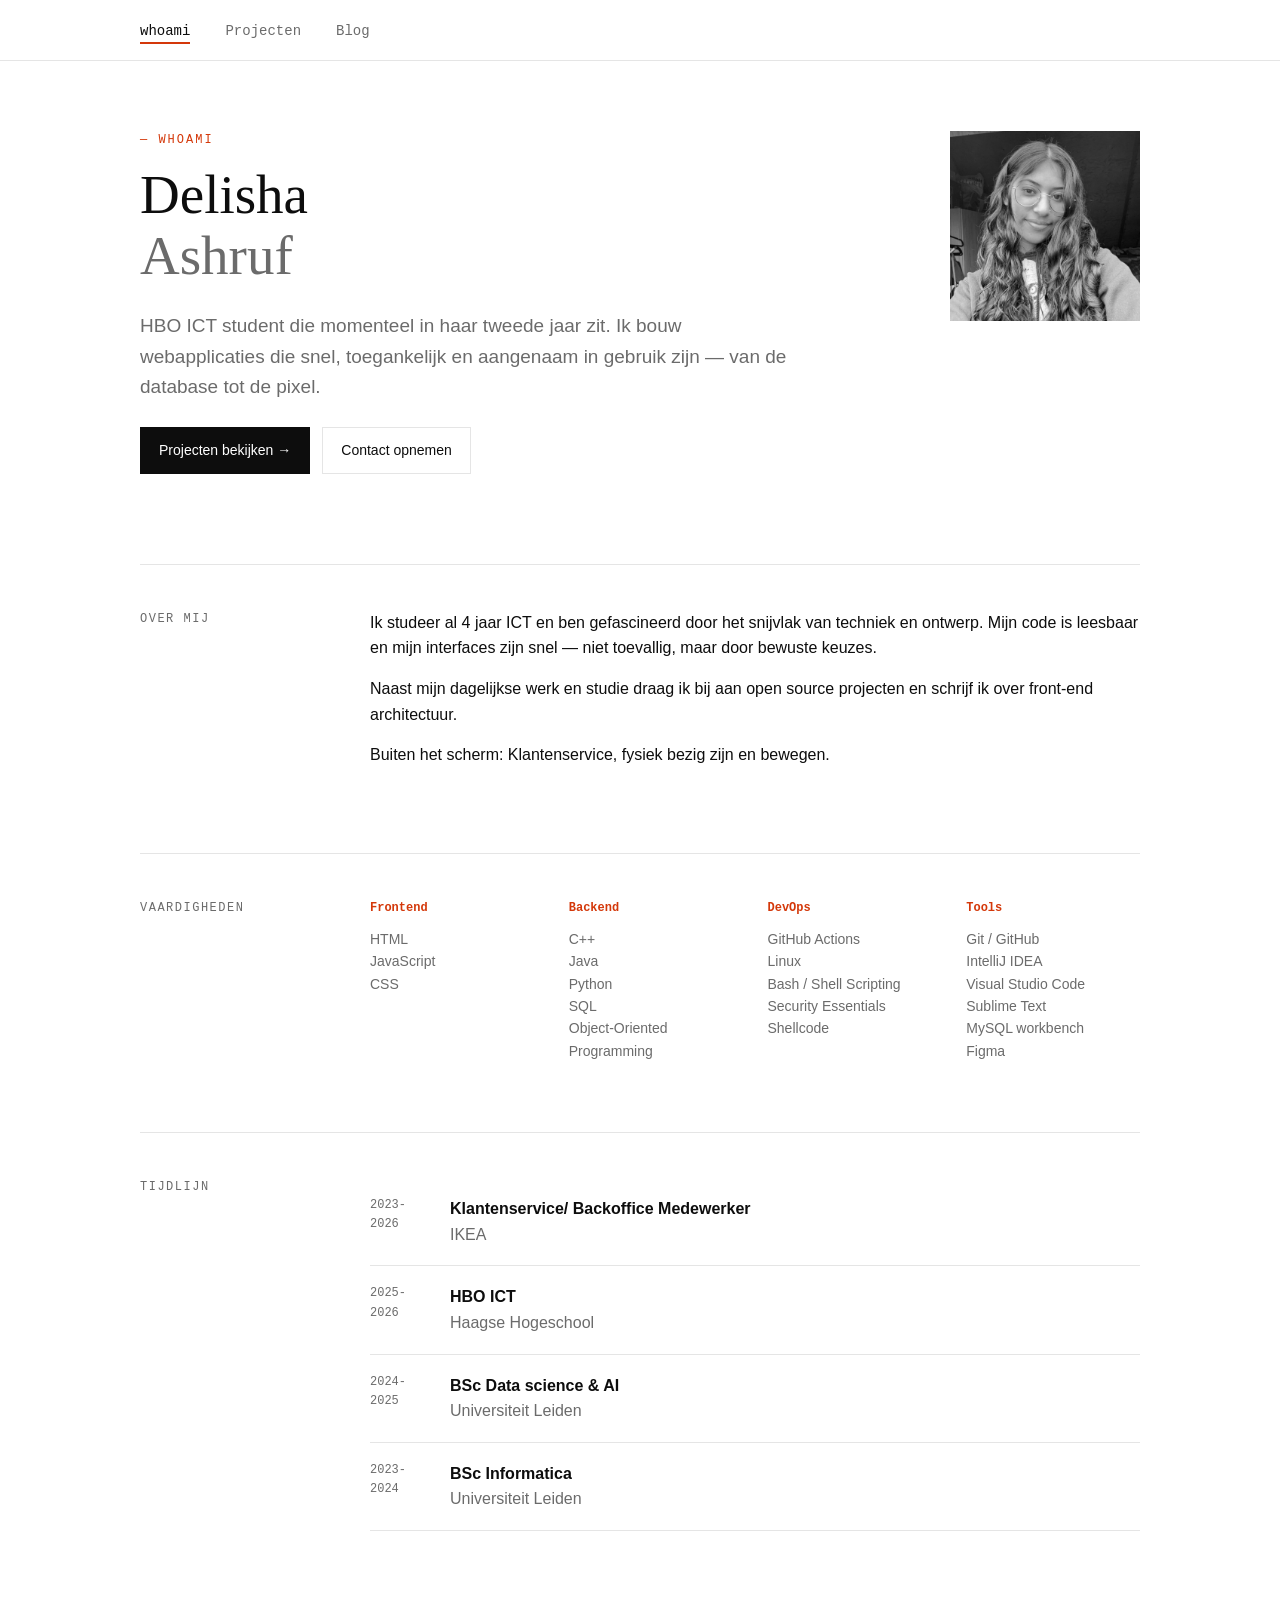
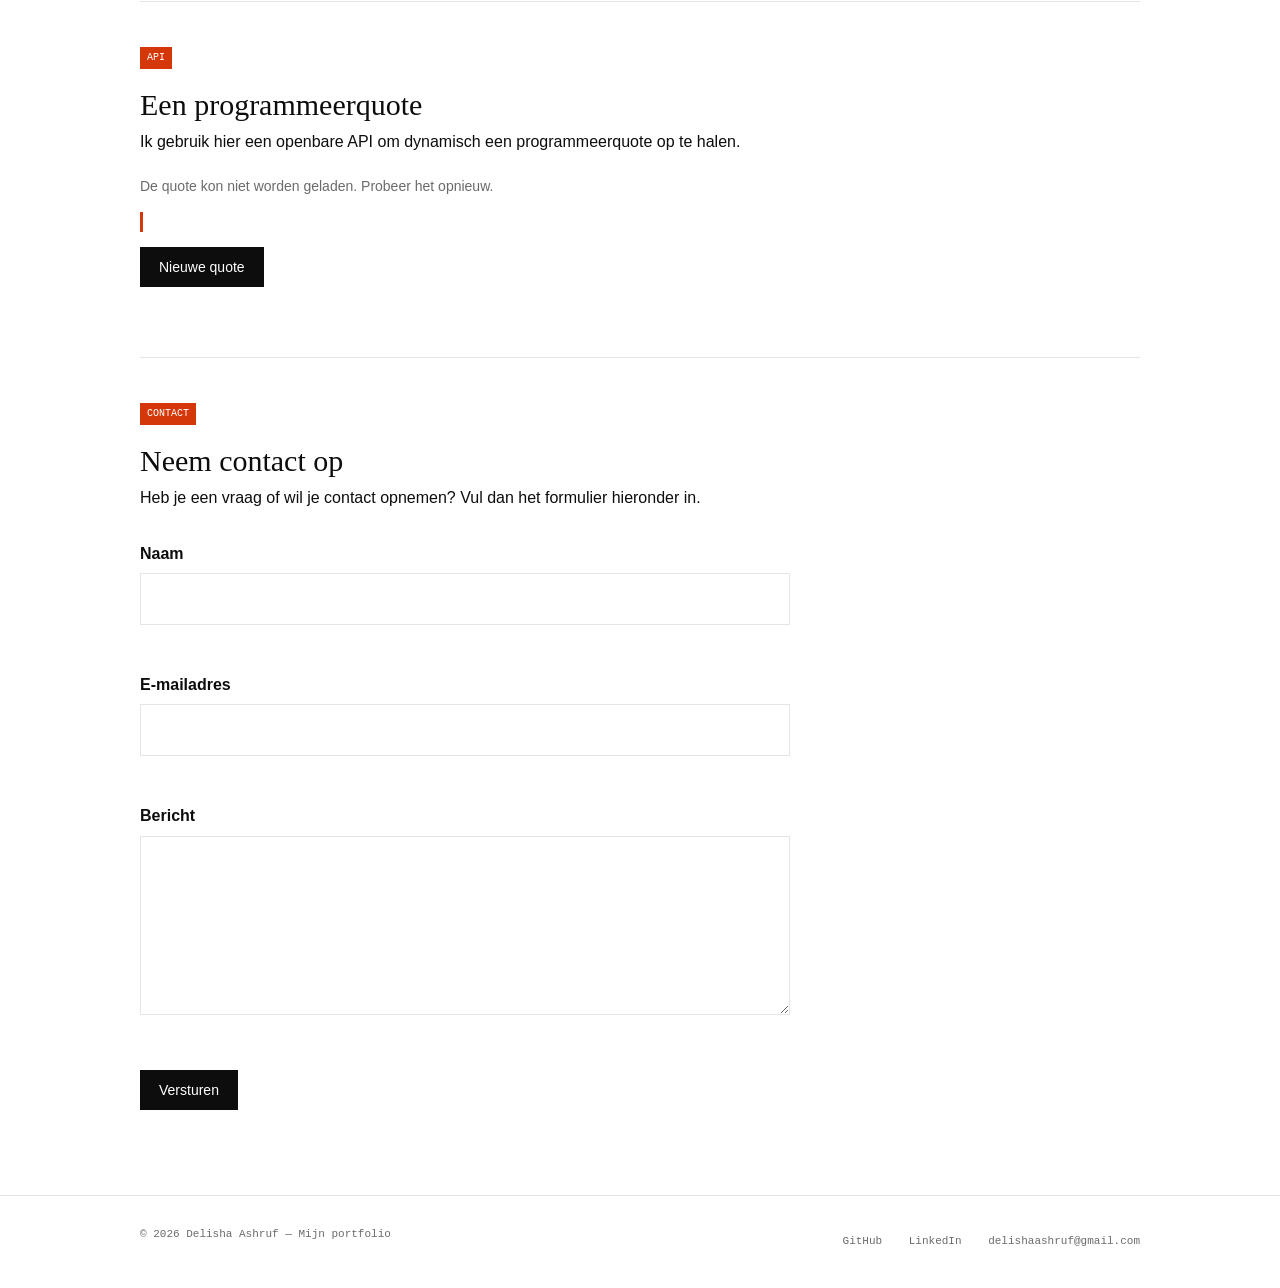
<file: index.html>
<!DOCTYPE html>
<html lang="nl">
<head>
    <meta charset="UTF-8">
    <meta name="viewport" content="width=device-width, initial-scale=1.0">
    <title>Whoami - Delisha Ashruf</title>
    <link rel="stylesheet" href="style.css">
</head>

<body>
    <!-- Navigatie bovenaan de pagina -->
    <header>
        <div class="container">
            <nav aria-label="Hoofdnavigatie">
                <ul>
                    <li>
                        <a href="index.html" class="active" aria-current="page">
                            whoami
                        </a>
                    </li>
                    <li><a href="projecten.html">Projecten</a></li>
                    <li><a href="blog.html">Blog</a></li>
                </ul>
            </nav>
        </div>
    </header>

    <main class="container page">
        <!-- Introductie -->
        <section class="hero">
            <div class="hero-text">
                <div class="label">— whoami</div>

                <h1>
                    Delisha<br>
                    <span style="color: #6b6b6b;">Ashruf</span>
                </h1>

                <p class="intro">
                    HBO ICT student die momenteel in haar tweede jaar zit.
                    Ik bouw webapplicaties die snel, toegankelijk en
                    aangenaam in gebruik zijn — van de database tot de pixel.
                </p>

                <div class="buttons">
                    <a class="button primary" href="projecten.html">
                        Projecten bekijken →
                    </a>

                    <a class="button" href="mailto:delishaashruf@gmail.com">
                        Contact opnemen
                    </a>
                </div>
            </div>

            <!-- De alt-tekst beschrijft de portretfoto voor schermlezers -->
            <img
                src="delisha.JPG"
                alt="Portretfoto van Delisha Ashruf"
                title="Delisha Ashruf, HBO-ICT student"
                class="photo"
            >
        </section>

        <!-- Informatie over mij -->
        <section class="section">
            <div class="section-grid">
                <h2 class="section-title">Over mij</h2>

                <div>
                    <p>
                        Ik studeer al 4 jaar ICT en ben gefascineerd door het
                        snijvlak van techniek en ontwerp. Mijn code is leesbaar
                        en mijn interfaces zijn snel — niet toevallig, maar
                        door bewuste keuzes.
                    </p>

                    <p>
                        Naast mijn dagelijkse werk en studie draag ik bij aan
                        open source projecten en schrijf ik over front-end architectuur.
                    </p>

                    <p>
                        Buiten het scherm: Klantenservice, fysiek bezig zijn en bewegen.
                    </p>
                </div>
            </div>
        </section>

        <!-- Vaardigheden -->
        <section class="section">
            <div class="section-grid">
                <h2 class="section-title">Vaardigheden</h2>

                <div class="skills">
                    <div>
                        <h3>Frontend</h3>
                        <ul>
                            <li>HTML</li>
                            <li>JavaScript</li>
                            <li>CSS</li>
                        </ul>
                    </div>

                    <div>
                        <h3>Backend</h3>
                        <ul>
                            <li>C++</li>
                            <li>Java</li>
                            <li>Python</li>
                            <li>SQL</li>
                            <li>Object-Oriented Programming</li>
                        </ul>
                    </div>

                    <div>
                        <h3>DevOps</h3>
                        <ul>
                            <li>GitHub Actions</li>
                            <li>Linux</li>
                            <li>Bash / Shell Scripting</li>
                            <li>Security Essentials</li>
                            <li>Shellcode</li>
                        </ul>
                    </div>

                    <div>
                        <h3>Tools</h3>
                        <ul>
                            <li>Git / GitHub</li>
                            <li>IntelliJ IDEA</li>
                            <li>Visual Studio Code</li>
                            <li>Sublime Text</li>
                            <li>MySQL workbench</li>
                            <li>Figma</li>
                        </ul>
                    </div>
                </div>
            </div>
        </section>

        <!-- Opleiding en werkervaring -->
        <section class="section">
            <div class="section-grid">
                <h2 class="section-title">Tijdlijn</h2>

                <ol class="timeline">
                    <li>
                        <span class="year">2023-2026</span>
                        <div>
                            <strong>Klantenservice/ Backoffice Medewerker</strong>
                            <br>
                            <span style="color: #6b6b6b;">IKEA</span>
                        </div>
                    </li>

                    <li>
                        <span class="year">2025-2026</span>
                        <div>
                            <strong>HBO ICT</strong>
                            <br>
                            <span style="color: #6b6b6b;">Haagse Hogeschool</span>
                        </div>
                    </li>

                    <li>
                        <span class="year">2024-2025</span>
                        <div>
                            <strong>BSc Data science &amp; AI</strong>
                            <br>
                            <span style="color: #6b6b6b;">Universiteit Leiden</span>
                        </div>
                    </li>

                    <li>
                        <span class="year">2023-2024</span>
                        <div>
                            <strong>BSc Informatica</strong>
                            <br>
                            <span style="color: #6b6b6b;">Universiteit Leiden</span>
                        </div>
                    </li>
                </ol>
            </div>
        </section>

        <!-- Quote die met JavaScript uit een API wordt opgehaald -->
        <section class="opdracht2-section" id="programmeerquote">
            <span class="category">API</span>
            <h2>Een programmeerquote</h2>

            <p>
                Ik gebruik hier een openbare API om dynamisch
                een programmeerquote op te halen.
            </p>

            <div
                class="quote-status"
                id="quote-status"
                aria-live="polite"
            >
                Quote wordt geladen...
            </div>

            <blockquote
                class="quote-content"
                id="quote-content"
            ></blockquote>

            <p class="quote-author" id="quote-author"></p>

            <button class="button primary" id="new-quote" type="button">
                Nieuwe quote
            </button>
        </section>

        <!-- Contactformulier -->
        <section class="opdracht2-section" id="contact">
            <span class="category">CONTACT</span>
            <h2>Neem contact op</h2>

            <p>
                Heb je een vraag of wil je contact opnemen?
                Vul dan het formulier hieronder in.
            </p>

            <form class="contact-form" id="contact-form" novalidate>
                <div class="form-field">
                    <label for="naam">Naam</label>

                    <input
                        type="text"
                        id="naam"
                        name="naam"
                        autocomplete="name"
                        aria-describedby="naam-error"
                        aria-invalid="false"
                    >

                    <p
                        class="field-error"
                        id="naam-error"
                        aria-live="polite"
                    ></p>
                </div>

                <div class="form-field">
                    <label for="email">E-mailadres</label>

                    <input
                        type="email"
                        id="email"
                        name="email"
                        autocomplete="email"
                        aria-describedby="email-error"
                        aria-invalid="false"
                    >

                    <p
                        class="field-error"
                        id="email-error"
                        aria-live="polite"
                    ></p>
                </div>

                <div class="form-field">
                    <label for="bericht">Bericht</label>

                    <textarea
                        id="bericht"
                        name="bericht"
                        rows="6"
                        aria-describedby="bericht-error"
                        aria-invalid="false"
                    ></textarea>

                    <p
                        class="field-error"
                        id="bericht-error"
                        aria-live="polite"
                    ></p>
                </div>

                <button class="button primary" type="submit">
                    Versturen
                </button>

                <p
                    class="form-success"
                    id="form-success"
                    aria-live="polite"
                ></p>
            </form>
        </section>
    </main>

    <!-- Voettekst met contact- en profielkoppelingen -->
    <footer>
        <div class="container footer-content">
            <p>© 2026 Delisha Ashruf — Mijn portfolio</p>

            <div class="links">
                <a
                    href="https://github.com/delisha11"
                    target="_blank"
                    rel="noopener noreferrer"
                >
                    GitHub
                </a>

                <a
                    href="https://linkedin.com"
                    target="_blank"
                    rel="noopener noreferrer"
                >
                    LinkedIn
                </a>

                <a href="mailto:delishaashruf@gmail.com">
                    delishaashruf@gmail.com
                </a>
            </div>
        </div>
    </footer>

    <!-- defer zorgt dat JavaScript wordt uitgevoerd nadat HTML is ingelezen -->
    <script src="script.js" defer></script>
</body>
</html>
</file>
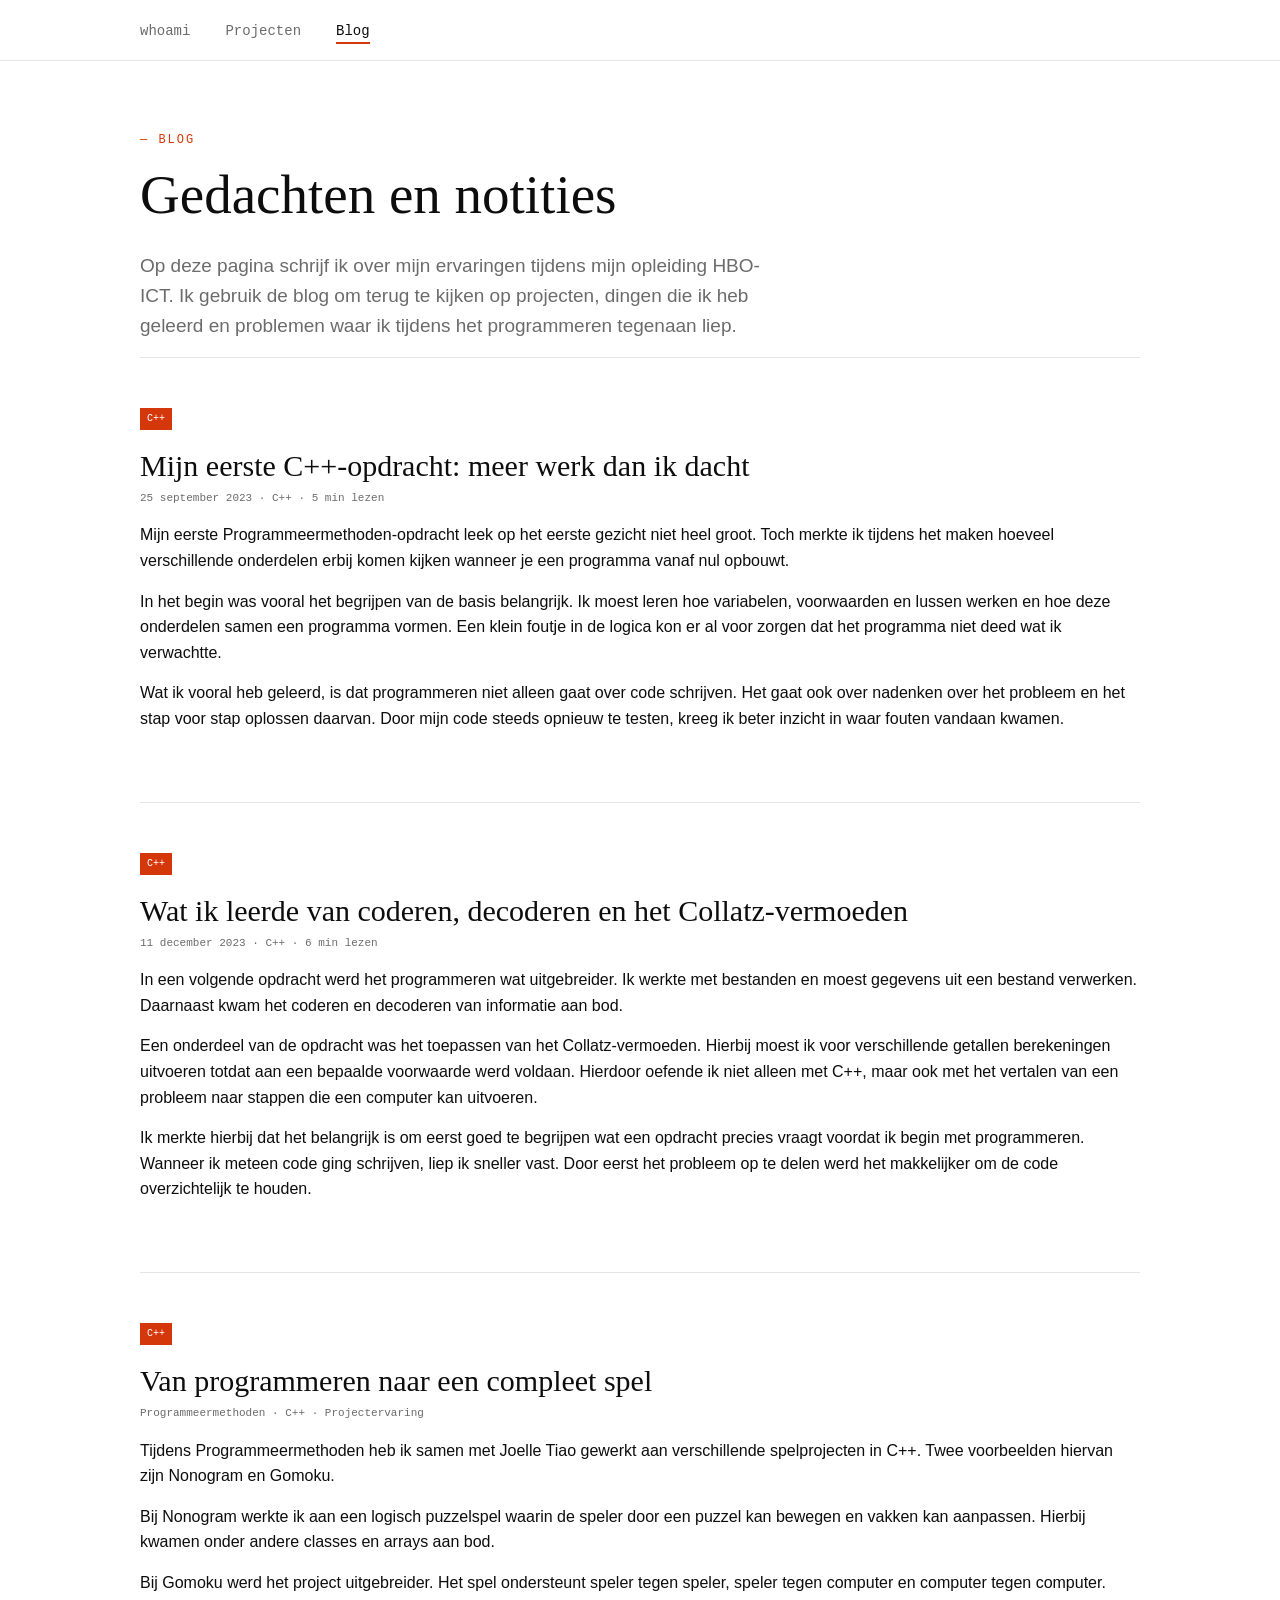
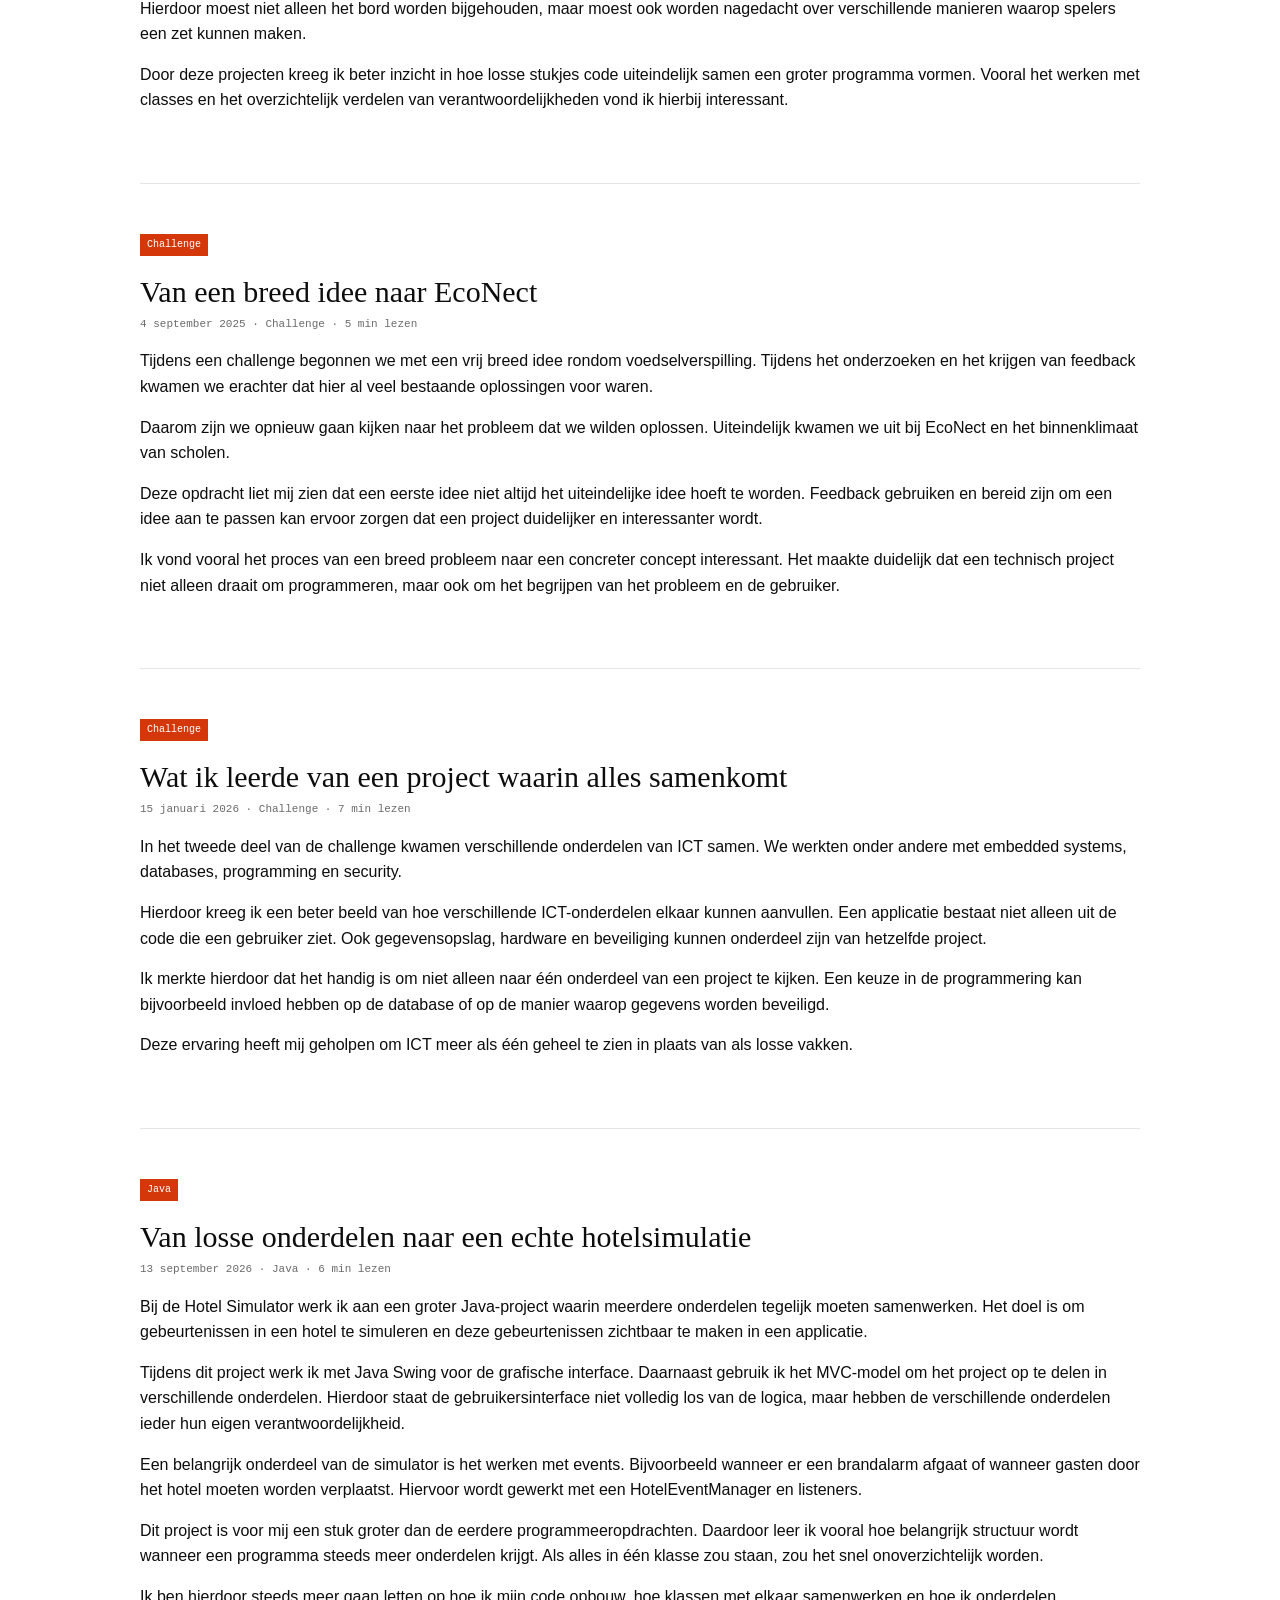
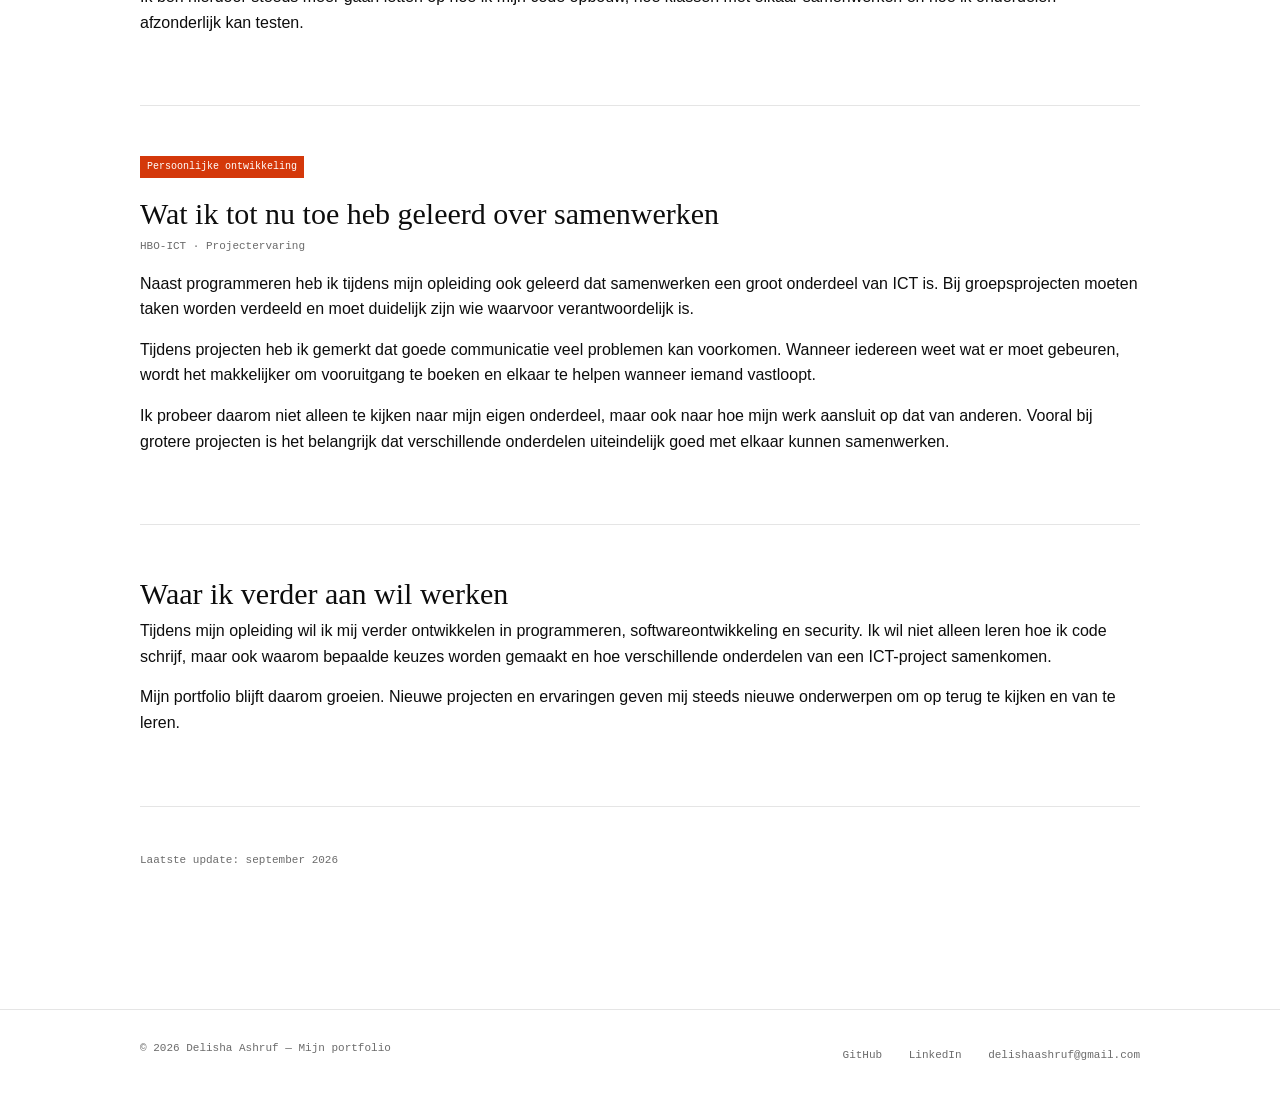
<file: blog.html>
<!DOCTYPE html>
<html lang="nl">

<head>
    <!-- Geeft aan dat het document HTML5 gebruikt -->
    <meta charset="utf-8">

    <!-- Zorgt ervoor dat de pagina goed schaalt op verschillende schermformaten -->
    <meta content="width=device-width, initial-scale=1.0" name="viewport">

    <!-- Titel die in het browsertabblad wordt weergegeven -->
    <title>Blog - Delisha Ashruf</title>

    <!-- Koppeling naar het externe CSS-bestand voor de opmaak -->
    <link href="style.css" rel="stylesheet">
</head>

<body>

    <!-- Header bevat de navigatie van de website -->
    <header>
        <div class="container">

            <!-- Navigatiemenu waarmee tussen de pagina's kan worden gewisseld -->
            <nav>
                <ul>
                    <li>
                        <a href="index.html">whoami</a>
                    </li>

                    <li>
                        <a href="projecten.html">Projecten</a>
                    </li>

                    <!-- class="active" geeft aan dat dit de huidige pagina is -->
                    <li>
                        <a class="active" href="blog.html">Blog</a>
                    </li>
                </ul>
            </nav>

        </div>
    </header>


    <!--
        Main bevat de belangrijkste inhoud van de pagina.
        De class "container" zorgt ervoor dat de inhoud dezelfde
        breedte/opmaak gebruikt als de andere pagina's.
    -->
    <main class="container page">

        <!-- Klein label bovenaan de pagina -->
        <div class="label">— Blog</div>

        <!-- Hoofdtitel van de blogpagina -->
        <h1>Gedachten en notities</h1>

        <!-- Introductietekst van de blog -->
        <p class="intro">
            Op deze pagina schrijf ik over mijn ervaringen tijdens mijn opleiding
            HBO-ICT. Ik gebruik de blog om terug te kijken op projecten, dingen
            die ik heb geleerd en problemen waar ik tijdens het programmeren
            tegenaan liep.
        </p>


        <!--
            BLOGARTIKEL 1
            Onderwerp: C++
        -->
        <section class="section">

            <!-- Categorie van dit blogartikel -->
            <span class="category">C++</span>

            <!-- Titel van het blogartikel -->
            <h2>Mijn eerste C++-opdracht: meer werk dan ik dacht</h2>

            <!-- Datum, onderwerp en geschatte leestijd -->
            <p class="date">
                25 september 2023 · C++ · 5 min lezen
            </p>

            <!-- Eerste alinea van het artikel -->
            <p>
                Mijn eerste Programmeermethoden-opdracht leek op het eerste gezicht
                niet heel groot. Toch merkte ik tijdens het maken hoeveel verschillende
                onderdelen erbij komen kijken wanneer je een programma vanaf nul opbouwt.
            </p>

            <!-- Tweede alinea -->
            <p>
                In het begin was vooral het begrijpen van de basis belangrijk.
                Ik moest leren hoe variabelen, voorwaarden en lussen werken en hoe
                deze onderdelen samen een programma vormen. Een klein foutje in de
                logica kon er al voor zorgen dat het programma niet deed wat ik verwachtte.
            </p>

            <!-- Derde alinea -->
            <p>
                Wat ik vooral heb geleerd, is dat programmeren niet alleen gaat over
                code schrijven. Het gaat ook over nadenken over het probleem en het
                stap voor stap oplossen daarvan. Door mijn code steeds opnieuw te
                testen, kreeg ik beter inzicht in waar fouten vandaan kwamen.
            </p>

        </section>


        <!--
            BLOGARTIKEL 2
            Onderwerp: Coderen, decoderen en het Collatz-vermoeden
        -->
        <section class="section">

            <span class="category">C++</span>

            <h2>Wat ik leerde van coderen, decoderen en het Collatz-vermoeden</h2>

            <p class="date">
                11 december 2023 · C++ · 6 min lezen
            </p>

            <p>
                In een volgende opdracht werd het programmeren wat uitgebreider.
                Ik werkte met bestanden en moest gegevens uit een bestand verwerken.
                Daarnaast kwam het coderen en decoderen van informatie aan bod.
            </p>

            <p>
                Een onderdeel van de opdracht was het toepassen van het
                Collatz-vermoeden. Hierbij moest ik voor verschillende getallen
                berekeningen uitvoeren totdat aan een bepaalde voorwaarde werd voldaan.
                Hierdoor oefende ik niet alleen met C++, maar ook met het vertalen
                van een probleem naar stappen die een computer kan uitvoeren.
            </p>

            <p>
                Ik merkte hierbij dat het belangrijk is om eerst goed te begrijpen
                wat een opdracht precies vraagt voordat ik begin met programmeren.
                Wanneer ik meteen code ging schrijven, liep ik sneller vast.
                Door eerst het probleem op te delen werd het makkelijker om de code
                overzichtelijk te houden.
            </p>

        </section>


        <!--
            BLOGARTIKEL 3
            Onderwerp: Nonogram en Gomoku
        -->
        <section class="section">

            <span class="category">C++</span>

            <h2>Van programmeren naar een compleet spel</h2>

            <p class="date">
                Programmeermethoden · C++ · Projectervaring
            </p>

            <p>
                Tijdens Programmeermethoden heb ik samen met Joelle Tiao gewerkt
                aan verschillende spelprojecten in C++. Twee voorbeelden hiervan
                zijn Nonogram en Gomoku.
            </p>

            <p>
                Bij Nonogram werkte ik aan een logisch puzzelspel waarin de speler
                door een puzzel kan bewegen en vakken kan aanpassen. Hierbij kwamen
                onder andere classes en arrays aan bod.
            </p>

            <p>
                Bij Gomoku werd het project uitgebreider. Het spel ondersteunt
                speler tegen speler, speler tegen computer en computer tegen computer.
                Hierdoor moest niet alleen het bord worden bijgehouden, maar moest
                ook worden nagedacht over verschillende manieren waarop spelers
                een zet kunnen maken.
            </p>

            <p>
                Door deze projecten kreeg ik beter inzicht in hoe losse stukjes code
                uiteindelijk samen een groter programma vormen. Vooral het werken
                met classes en het overzichtelijk verdelen van verantwoordelijkheden
                vond ik hierbij interessant.
            </p>

        </section>


        <!--
            BLOGARTIKEL 4
            Onderwerp: EcoNect en de Challenge
        -->
        <section class="section">

            <span class="category">Challenge</span>

            <h2>Van een breed idee naar EcoNect</h2>

            <p class="date">
                4 september 2025 · Challenge · 5 min lezen
            </p>

            <p>
                Tijdens een challenge begonnen we met een vrij breed idee rondom
                voedselverspilling. Tijdens het onderzoeken en het krijgen van feedback
                kwamen we erachter dat hier al veel bestaande oplossingen voor waren.
            </p>

            <p>
                Daarom zijn we opnieuw gaan kijken naar het probleem dat we wilden
                oplossen. Uiteindelijk kwamen we uit bij EcoNect en het binnenklimaat
                van scholen.
            </p>

            <p>
                Deze opdracht liet mij zien dat een eerste idee niet altijd het
                uiteindelijke idee hoeft te worden. Feedback gebruiken en bereid zijn
                om een idee aan te passen kan ervoor zorgen dat een project duidelijker
                en interessanter wordt.
            </p>

            <p>
                Ik vond vooral het proces van een breed probleem naar een concreter
                concept interessant. Het maakte duidelijk dat een technisch project
                niet alleen draait om programmeren, maar ook om het begrijpen van het
                probleem en de gebruiker.
            </p>

        </section>


        <!--
            BLOGARTIKEL 5
            Onderwerp: Technische onderdelen van EcoNect
        -->
        <section class="section">

            <span class="category">Challenge</span>

            <h2>Wat ik leerde van een project waarin alles samenkomt</h2>

            <p class="date">
                15 januari 2026 · Challenge · 7 min lezen
            </p>

            <p>
                In het tweede deel van de challenge kwamen verschillende onderdelen
                van ICT samen. We werkten onder andere met embedded systems, databases,
                programming en security.
            </p>

            <p>
                Hierdoor kreeg ik een beter beeld van hoe verschillende ICT-onderdelen
                elkaar kunnen aanvullen. Een applicatie bestaat niet alleen uit de
                code die een gebruiker ziet. Ook gegevensopslag, hardware en beveiliging
                kunnen onderdeel zijn van hetzelfde project.
            </p>

            <p>
                Ik merkte hierdoor dat het handig is om niet alleen naar één onderdeel
                van een project te kijken. Een keuze in de programmering kan bijvoorbeeld
                invloed hebben op de database of op de manier waarop gegevens worden
                beveiligd.
            </p>

            <p>
                Deze ervaring heeft mij geholpen om ICT meer als één geheel te zien
                in plaats van als losse vakken.
            </p>

        </section>


        <!--
            BLOGARTIKEL 6
            Onderwerp: Java en Hotel Simulator
        -->
        <section class="section">

            <span class="category">Java</span>

            <h2>Van losse onderdelen naar een echte hotelsimulatie</h2>

            <p class="date">
                13 september 2026 · Java · 6 min lezen
            </p>

            <p>
                Bij de Hotel Simulator werk ik aan een groter Java-project waarin
                meerdere onderdelen tegelijk moeten samenwerken. Het doel is om
                gebeurtenissen in een hotel te simuleren en deze gebeurtenissen
                zichtbaar te maken in een applicatie.
            </p>

            <p>
                Tijdens dit project werk ik met Java Swing voor de grafische interface.
                Daarnaast gebruik ik het MVC-model om het project op te delen in
                verschillende onderdelen. Hierdoor staat de gebruikersinterface niet
                volledig los van de logica, maar hebben de verschillende onderdelen
                ieder hun eigen verantwoordelijkheid.
            </p>

            <p>
                Een belangrijk onderdeel van de simulator is het werken met events.
                Bijvoorbeeld wanneer er een brandalarm afgaat of wanneer gasten
                door het hotel moeten worden verplaatst. Hiervoor wordt gewerkt met
                een HotelEventManager en listeners.
            </p>

            <p>
                Dit project is voor mij een stuk groter dan de eerdere programmeeropdrachten.
                Daardoor leer ik vooral hoe belangrijk structuur wordt wanneer een
                programma steeds meer onderdelen krijgt. Als alles in één klasse zou
                staan, zou het snel onoverzichtelijk worden.
            </p>

            <p>
                Ik ben hierdoor steeds meer gaan letten op hoe ik mijn code opbouw,
                hoe klassen met elkaar samenwerken en hoe ik onderdelen afzonderlijk
                kan testen.
            </p>

        </section>


        <!--
            BLOGARTIKEL 7
            Onderwerp: Samenwerken
        -->
        <section class="section">

            <span class="category">Persoonlijke ontwikkeling</span>

            <h2>Wat ik tot nu toe heb geleerd over samenwerken</h2>

            <p class="date">
                HBO-ICT · Projectervaring
            </p>

            <p>
                Naast programmeren heb ik tijdens mijn opleiding ook geleerd dat
                samenwerken een groot onderdeel van ICT is. Bij groepsprojecten
                moeten taken worden verdeeld en moet duidelijk zijn wie waarvoor
                verantwoordelijk is.
            </p>

            <p>
                Tijdens projecten heb ik gemerkt dat goede communicatie veel problemen
                kan voorkomen. Wanneer iedereen weet wat er moet gebeuren, wordt het
                makkelijker om vooruitgang te boeken en elkaar te helpen wanneer
                iemand vastloopt.
            </p>

            <p>
                Ik probeer daarom niet alleen te kijken naar mijn eigen onderdeel,
                maar ook naar hoe mijn werk aansluit op dat van anderen. Vooral bij
                grotere projecten is het belangrijk dat verschillende onderdelen
                uiteindelijk goed met elkaar kunnen samenwerken.
            </p>

        </section>


        <!--
            AFSLUITING VAN DE BLOG
            Hier wordt beschreven waar ik mij verder in wil ontwikkelen.
        -->
        <section class="section">

            <h2>Waar ik verder aan wil werken</h2>

            <p>
                Tijdens mijn opleiding wil ik mij verder ontwikkelen in programmeren,
                softwareontwikkeling en security. Ik wil niet alleen leren hoe ik
                code schrijf, maar ook waarom bepaalde keuzes worden gemaakt en hoe
                verschillende onderdelen van een ICT-project samenkomen.
            </p>

            <p>
                Mijn portfolio blijft daarom groeien. Nieuwe projecten en ervaringen
                geven mij steeds nieuwe onderwerpen om op terug te kijken en van te leren.
            </p>

        </section>


        <!-- Laatste update van de blogpagina -->
        <div class="section">
            <p class="date">
                Laatste update: september 2026
            </p>
        </div>

    </main>


    <!-- Footer onderaan de pagina -->
    <footer>
        <div class="container footer-content">

            <!-- Copyrightinformatie -->
            <p>
                © 2026 Delisha Ashruf — Mijn portfolio
            </p>

            <!-- Links naar externe/professionele contactmogelijkheden -->
            <div class="links">

                <!-- target="_blank" opent GitHub in een nieuw tabblad -->
                <a href="https://github.com/delisha11" target="_blank">
                    GitHub
                </a>

                <!-- target="_blank" opent LinkedIn in een nieuw tabblad -->
                <a href="https://linkedin.com" target="_blank">
                    LinkedIn
                </a>

                <!-- mailto opent het standaard e-mailprogramma -->
                <a href="mailto:delishaashruf@gmail.com">
                    delishaashruf@gmail.com
                </a>

            </div>
        </div>
    </footer>


    <!--
        JavaScript-bestand.
        "defer" zorgt ervoor dat het script wordt uitgevoerd nadat
        de HTML is ingelezen.
    -->
    <script defer="True" src="script.js"></script>

</body>
</html>
</file>
<file: style.css>
/* Algemene instellingen */
* {
    box-sizing: border-box;
    margin: 0;
    padding: 0;
}

:root {
    --background: #ffffff;
    --text: #0d0d0d;
    --gray: #6b6b6b;
    --border: #e5e5e5;
    --accent: #d4380a;
    --light: #f7f7f7;
}

body {
    font-family: Arial, sans-serif;
    background: var(--background);
    color: var(--text);
    line-height: 1.6;
}

.container {
    width: 90%;
    max-width: 1000px;
    margin: 0 auto;
}

/* Navigatie */
header {
    position: sticky;
    top: 0;
    z-index: 10;
    border-bottom: 1px solid var(--border);
    background: white;
}

nav {
    min-height: 60px;
    display: flex;
    align-items: center;
}

nav ul {
    list-style: none;
    display: flex;
    gap: 35px;
}

nav a {
    text-decoration: none;
    color: var(--gray);
    font-family: "Courier New", monospace;
    font-size: 14px;
}

nav a:visited {
    color: var(--gray);
}

nav a:hover,
nav a.active {
    color: var(--text);
}

nav a.active {
    border-bottom: 2px solid var(--accent);
    padding-bottom: 3px;
}

/* Algemene tekst en pagina-indeling */
main {
    min-height: calc(100vh - 140px);
}

.page {
    padding: 70px 0;
}

.label {
    color: var(--accent);
    font-family: "Courier New", monospace;
    font-size: 12px;
    text-transform: uppercase;
    letter-spacing: 2px;
    margin-bottom: 15px;
}

h1,
h2 {
    font-family: Georgia, serif;
    font-weight: normal;
}

h1 {
    font-size: 55px;
    line-height: 1.1;
    margin-bottom: 25px;
}

h2 {
    font-size: 30px;
}

p {
    margin-bottom: 15px;
}

.intro {
    color: var(--gray);
    font-size: 19px;
    max-width: 650px;
}

/* Knoppen */
.buttons {
    display: flex;
    gap: 12px;
    margin-top: 25px;
    flex-wrap: wrap;
}

.button {
    display: inline-block;
    padding: 11px 18px;
    border: 1px solid var(--border);
    color: var(--text);
    text-decoration: none;
    font-size: 14px;
}

.button:visited {
    color: var(--text);
}

.button.primary {
    background: var(--text);
    color: white;
    border-color: var(--text);
}

.button.primary:visited {
    color: white;
}

.button:hover {
    border-color: var(--text);
}

.button.primary:hover {
    background: var(--accent);
    border-color: var(--accent);
}

/* Introductie en foto */
.hero {
    display: flex;
    justify-content: space-between;
    gap: 50px;
    align-items: flex-start;
    margin-bottom: 90px;
}

.hero-text {
    flex: 1;
}

.photo {
    width: 190px;
    height: 190px;
    object-fit: cover;
    filter: grayscale(100%);
}

/* Algemene secties */
.section {
    border-top: 1px solid var(--border);
    padding-top: 45px;
    margin-bottom: 70px;
}

.section-grid {
    display: grid;
    grid-template-columns: 180px 1fr;
    gap: 50px;
}

.section-title {
    font-family: "Courier New", monospace;
    text-transform: uppercase;
    letter-spacing: 1.5px;
    font-size: 12px;
    color: var(--gray);
}

/* Vaardigheden */
.skills {
    display: grid;
    grid-template-columns: repeat(4, 1fr);
    gap: 25px;
}

.skills h3 {
    font-family: "Courier New", monospace;
    color: var(--accent);
    font-size: 12px;
    margin-bottom: 10px;
}

.skills ul {
    list-style: none;
    color: var(--gray);
    font-size: 14px;
}

/* Tijdlijn */
.timeline {
    list-style: none;
}

.timeline li {
    display: grid;
    grid-template-columns: 60px 1fr;
    gap: 20px;
    border-bottom: 1px solid var(--border);
    padding: 18px 0;
}

.year {
    font-family: "Courier New", monospace;
    color: var(--gray);
    font-size: 12px;
}

/* Projectfilters */
.filters {
    display: flex;
    flex-wrap: wrap;
    gap: 8px;
    margin: 35px 0;
}

.filter {
    background: white;
    border: 1px solid var(--border);
    padding: 7px 12px;
    font-family: "Courier New", monospace;
    font-size: 12px;
    cursor: pointer;
}

.filter:hover {
    border-color: var(--text);
}

/* Oude radiofilters zijn niet meer nodig bij de JavaScript-filters */
#filter-all,
#filter-cpp,
#filter-java {
    display: none;
}

/* Projectenoverzicht */
.project-grid {
    display: grid;
    grid-template-columns: 1fr 1fr;
    gap: 1px;
    background: var(--border);
}

.project {
    display: block;
    background: white;
    padding: 25px;
    color: var(--text);
    text-decoration: none;
}

.project:visited {
    color: var(--text);
    text-decoration: none;
}

.project:hover {
    background: var(--light);
    color: var(--text);
    text-decoration: none;
}

.project h2 {
    color: var(--text);
    margin-bottom: 8px;
}

.project-image {
    position: relative;
    overflow: hidden;
}

.project img {
    display: block;
    width: 100%;
    height: 180px;
    object-fit: cover;
    margin-bottom: 20px;
    transition: transform 0.2s ease;
}

.project:hover img {
    transform: scale(1.02);
}

/* Pijltje op een projectafbeelding */
.project-arrow {
    position: absolute;
    right: 12px;
    top: 12px;
    width: 35px;
    height: 35px;
    display: flex;
    align-items: center;
    justify-content: center;
    background: white;
    color: var(--text);
    font-size: 18px;
    opacity: 0;
    transform: translateX(-5px);
    transition: opacity 0.2s ease, transform 0.2s ease;
}

.project:hover .project-arrow {
    opacity: 1;
    transform: translateX(0);
}

/* Tekst op de projectkaarten */
.project .tagline {
    color: var(--gray);
    font-size: 14px;
    margin-bottom: 15px;
}

.project-content > p:not(.tagline) {
    color: var(--gray);
    font-size: 14px;
}

/* Projectstatus */
.status {
    display: inline-block;
    font-family: "Courier New", monospace;
    font-size: 10px;
    padding: 4px 7px;
    margin-bottom: 12px;
    background: var(--light);
    color: var(--gray);
}

/* Projecttags */
.tags {
    display: flex;
    flex-wrap: wrap;
    gap: 6px;
    margin-top: 15px;
}

.tag {
    background: var(--light);
    color: var(--text);
    padding: 4px 7px;
    font-family: "Courier New", monospace;
    font-size: 10px;
}

/* Linktekst op een projectkaart */
.project-link-text {
    display: inline-block;
    margin-top: 22px;
    color: var(--text);
    text-decoration: none;
    font-family: "Courier New", monospace;
    font-size: 12px;
}

.project:hover .project-link-text {
    text-decoration: underline;
}

/* Blog */
.category {
    display: inline-block;
    background: var(--accent);
    color: white;
    padding: 3px 7px;
    font-family: "Courier New", monospace;
    font-size: 10px;
    margin-bottom: 12px;
}

.date {
    color: var(--gray);
    font-family: "Courier New", monospace;
    font-size: 11px;
}

/* Voettekst */
footer {
    border-top: 1px solid var(--border);
    padding: 30px 0;
}

.footer-content {
    display: flex;
    justify-content: space-between;
    gap: 20px;
}

footer p,
footer a {
    font-family: "Courier New", monospace;
    font-size: 11px;
    color: var(--gray);
}

footer a {
    text-decoration: none;
    margin-left: 20px;
}

footer a:visited {
    color: var(--gray);
}

footer a:hover {
    color: var(--accent);
}

/* Responsive ontwerp voor kleinere schermen */
@media (max-width: 700px) {
    .page {
        padding: 45px 0;
    }

    h1 {
        font-size: 42px;
    }

    .hero {
        display: block;
    }

    .photo {
        margin-top: 30px;
        width: 150px;
        height: 150px;
    }

    .section-grid {
        grid-template-columns: 1fr;
        gap: 20px;
    }

    .skills,
    .project-grid {
        grid-template-columns: 1fr 1fr;
    }

    nav ul {
        gap: 18px;
    }

    .footer-content {
        display: block;
    }

    footer .links {
        margin-top: 15px;
    }

    footer a {
        margin-left: 0;
        margin-right: 15px;
    }
}

@media (max-width: 480px) {
    .skills,
    .project-grid {
        grid-template-columns: 1fr;
    }

    nav ul {
        gap: 12px;
    }

    nav a {
        font-size: 12px;
    }
}

/* Functionaliteit van Opdracht 2 */
#project-controls {
    display: flex;
    align-items: center;
    gap: 10px;
    flex-wrap: wrap;
    margin-bottom: 20px;
}

#project-controls .filter {
    cursor: pointer;
    font: inherit;
}

#project-controls .filter.active {
    background: var(--text);
    color: #fff;
}

.sort-label {
    margin-left: 10px;
    color: var(--gray);
    font-size: 14px;
}

.sort-select {
    padding: 9px 12px;
    border: 1px solid var(--border);
    background: #fff;
    font: inherit;
}

.project-count {
    color: var(--gray);
    font-size: 14px;
    margin-bottom: 20px;
}

.opdracht2-section {
    margin-top: 70px;
    padding-top: 40px;
    border-top: 1px solid var(--border);
}

.quote-status {
    color: var(--gray);
    font-size: 14px;
    margin-top: 20px;
}

.quote-content {
    border-left: 3px solid var(--accent);
    padding: 10px 0 10px 20px;
    margin: 15px 0 5px;
    font-family: Georgia, serif;
    font-size: 24px;
}

.quote-author {
    color: var(--gray);
}

.contact-form {
    max-width: 650px;
    margin-top: 30px;
}

.form-field {
    margin-bottom: 20px;
}

.form-field label {
    display: block;
    margin-bottom: 7px;
    font-weight: bold;
}

.form-field input,
.form-field textarea {
    box-sizing: border-box;
    width: 100%;
    padding: 12px;
    border: 1px solid var(--border);
    background: #fff;
    color: var(--text);
    font: inherit;
}

.form-field textarea {
    resize: vertical;
}

.form-field input:focus,
.form-field textarea:focus,
.sort-select:focus,
#project-controls .filter:focus {
    outline: 2px solid var(--accent);
    outline-offset: 2px;
}

.form-field input[aria-invalid="true"],
.form-field textarea[aria-invalid="true"] {
    border-color: var(--accent);
}

.field-error {
    min-height: 22px;
    margin: 5px 0 0;
    color: var(--accent);
    font-size: 14px;
}

.form-success {
    color: #267326;
    margin-top: 15px;
}
</file>
